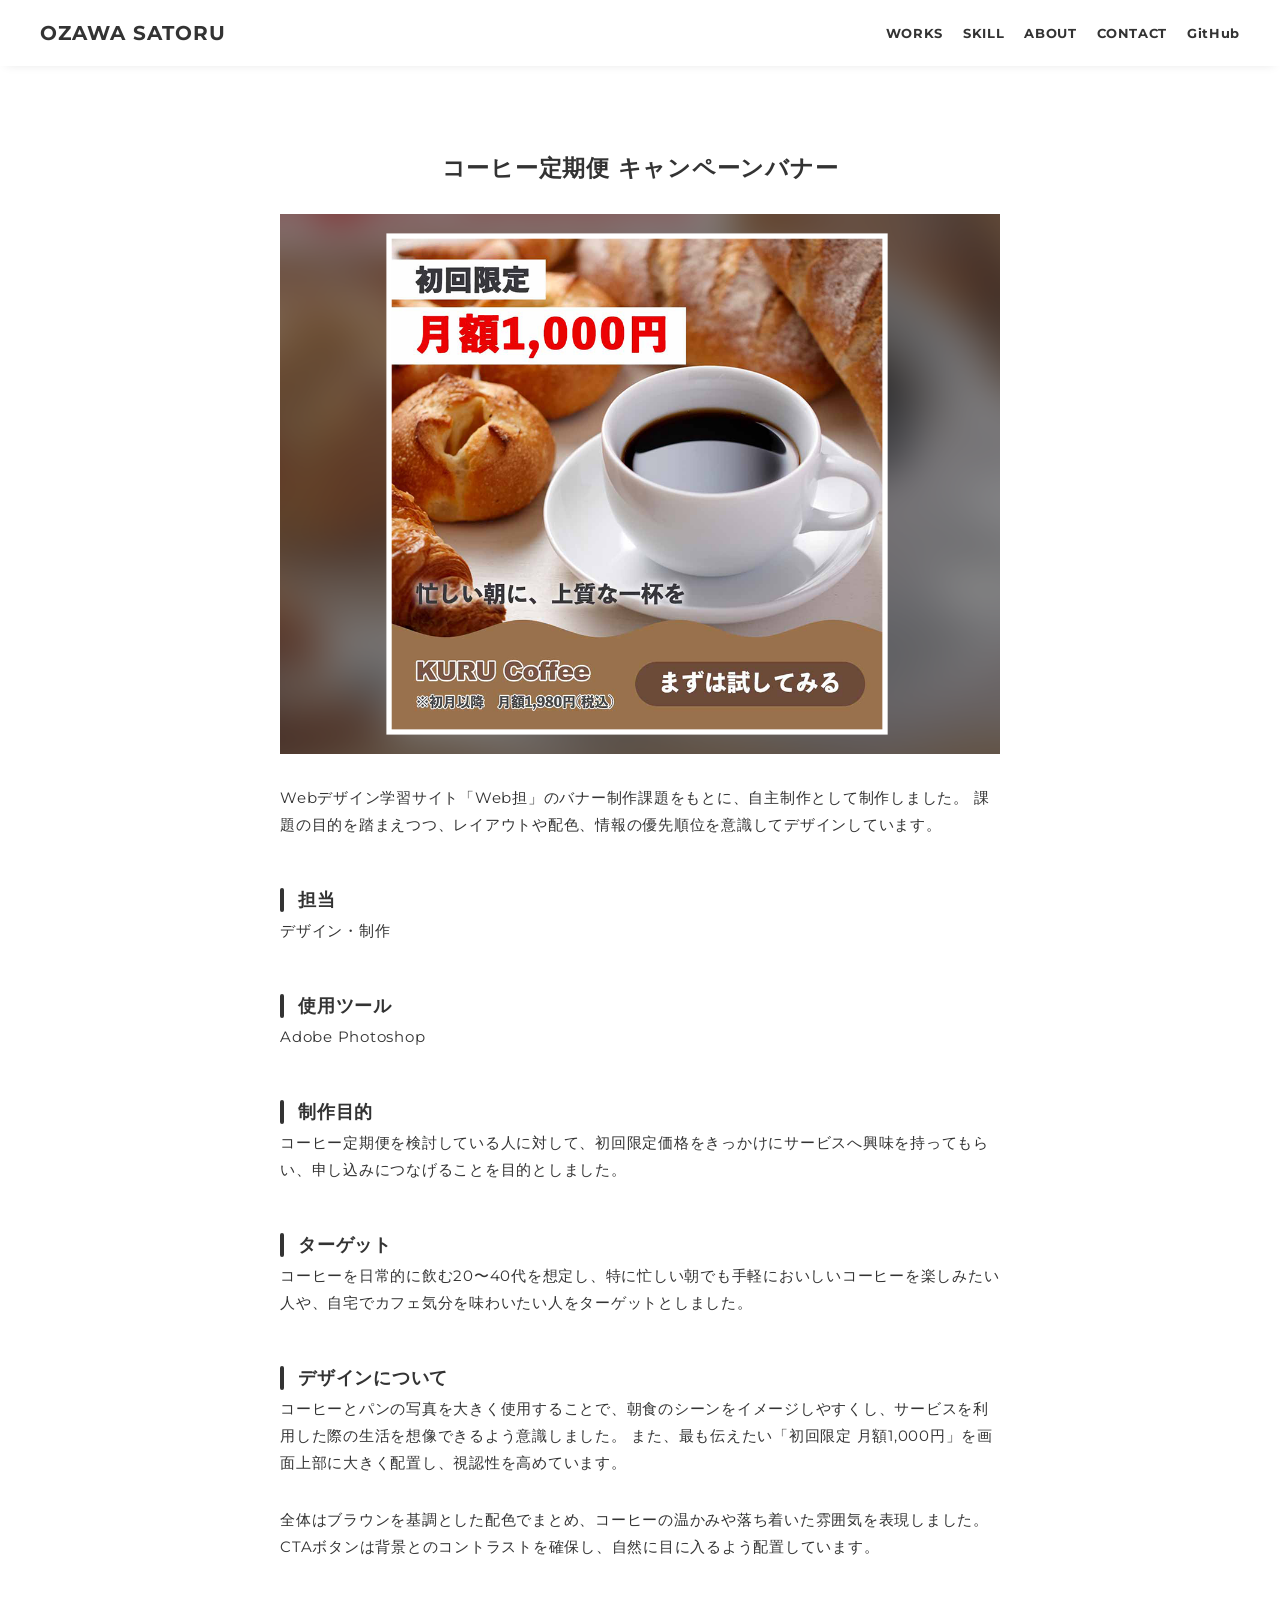
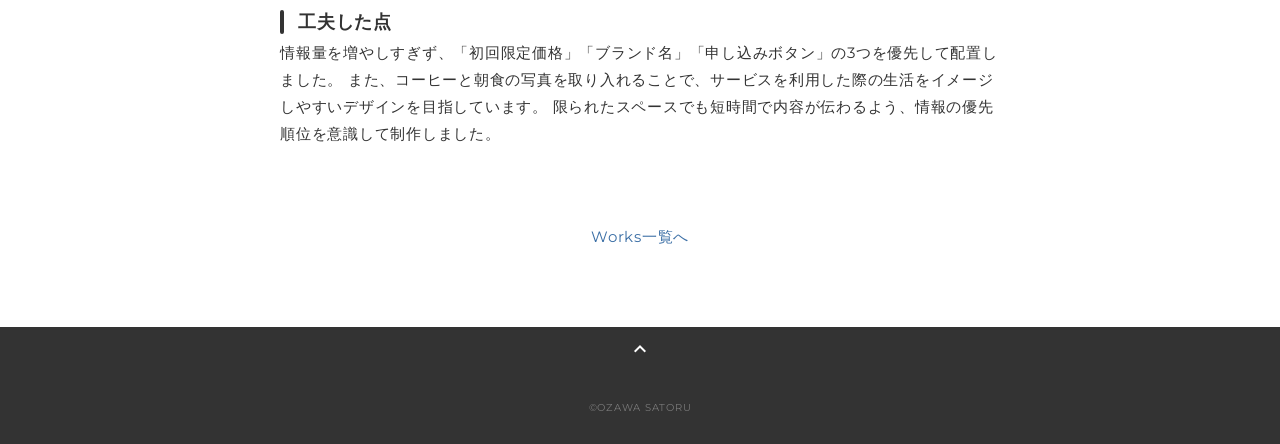
<file: works/works_02.html>
<!DOCTYPE html>
<html>

<head>
  <meta charset="utf-8">
  <meta name="viewport" content="width=device-width,initial-scale=1.0,user-scalable=no">
  <meta property='og:type' content='website'>
  <meta property="og:title" content="コーヒー定期便 キャンペーンバナー | OZAWA SATORU Portfolio">
  <meta property="og:description" content="コーヒー定期便を想定して制作したWeb広告バナーです。">
  <meta property="og:image" content="../img/ogp.png">
  <meta name="description" content="コーヒー定期便のWeb広告を想定して制作したバナーの制作背景やデザインの工夫を紹介しています。">
  <title>コーヒー定期便 キャンペーンバナー | OZAWA SATORU Portfolio</title>
  <link rel="preconnect" href="https://fonts.gstatic.com">
  <link href="https://fonts.googleapis.com/css2?family=Montserrat:wght@400;700&display=swap" rel="stylesheet">
  <link href="https://fonts.googleapis.com/css?family=Material+Icons+Outlined" rel="stylesheet">
  <link href="../css/ress.css" media="all" rel="stylesheet" type="text/css" />
  <link href="../css/style.css" media="all" rel="stylesheet" type="text/css" />
  <link rel="shortcut icon" href="../img/favicon.ico" />
</head>

<body>
  <div class="wrapper">

    <!-- header -->
    <header class="header ">
      <div class="container">
        <h1 class="header-logo">
          <a href="../index.html">OZAWA SATORU</a>
        </h1>
        <nav class="gnav">
          <ul class="gnav-list">
            <li class="gnav-item"><a href="../index.html#works">WORKS</a></li>
            <li class="gnav-item"><a href="../index.html#skill">SKILL</a></li>
            <li class="gnav-item"><a href="../index.html#about">ABOUT</a></li>
            <li class="gnav-item"><a href="../index.html#contact">CONTACT</a></li>
            <li class="gnav-item"><a href="https://github.com/n1251016">GitHub</a></li>
          </ul>
        </nav>
      </div>
    </header>
    <!-- /header -->

    <main class="content">

      <article class="article">
        <div class="article-container">
          <h2 class="article-title">コーヒー定期便 キャンペーンバナー</h2>
          <div class="article-body">
            <p>
              <img src="../img/coffee_banner.png" alt="コーヒー定期便 キャンペーンバナー">
            </p>
            <p>
              Webデザイン学習サイト「Web担」のバナー制作課題をもとに、自主制作として制作しました。
              課題の目的を踏まえつつ、レイアウトや配色、情報の優先順位を意識してデザインしています。
            </p>
            <h3>担当</h3>
            <p>デザイン・制作</p>
            <h3>使用ツール</h3>
            <p>
              Adobe Photoshop
            </p>
            <h3>制作目的</h3>
            <p>
              コーヒー定期便を検討している人に対して、初回限定価格をきっかけにサービスへ興味を持ってもらい、申し込みにつなげることを目的としました。
            </p>
            <h3>ターゲット</h3>
            <p>
              コーヒーを日常的に飲む20〜40代を想定し、特に忙しい朝でも手軽においしいコーヒーを楽しみたい人や、自宅でカフェ気分を味わいたい人をターゲットとしました。
            </p>
            <h3>デザインについて</h3>
            <p>
              コーヒーとパンの写真を大きく使用することで、朝食のシーンをイメージしやすくし、サービスを利用した際の生活を想像できるよう意識しました。
              また、最も伝えたい「初回限定 月額1,000円」を画面上部に大きく配置し、視認性を高めています。
            </p>
            <p>
              全体はブラウンを基調とした配色でまとめ、コーヒーの温かみや落ち着いた雰囲気を表現しました。
              CTAボタンは背景とのコントラストを確保し、自然に目に入るよう配置しています。
            </p>
            <h3>工夫した点</h3>
            <p>
              情報量を増やしすぎず、「初回限定価格」「ブランド名」「申し込みボタン」の3つを優先して配置しました。
              また、コーヒーと朝食の写真を取り入れることで、サービスを利用した際の生活をイメージしやすいデザインを目指しています。
              限られたスペースでも短時間で内容が伝わるよう、情報の優先順位を意識して制作しました。
            </p>
          </div>
          <div class="home-link">
            <a href="../index.html#works">Works一覧へ</a>
          </div>
        </div>
      </article>

      <div class="page-top" id="js-page-top">
        <span class="material-icons-outlined">expand_less</span>
      </div>
    </main>

    <!-- footer -->
    <footer class="footer">
      <div class="copyright">&copy;OZAWA SATORU</div>
    </footer>
    <!-- /footer -->

  </div>
  <script src="https://ajax.googleapis.com/ajax/libs/jquery/3.5.1/jquery.min.js"></script>
  <script type='text/javascript' src="../js/script.js"></script>
</body>

</html>
</file>
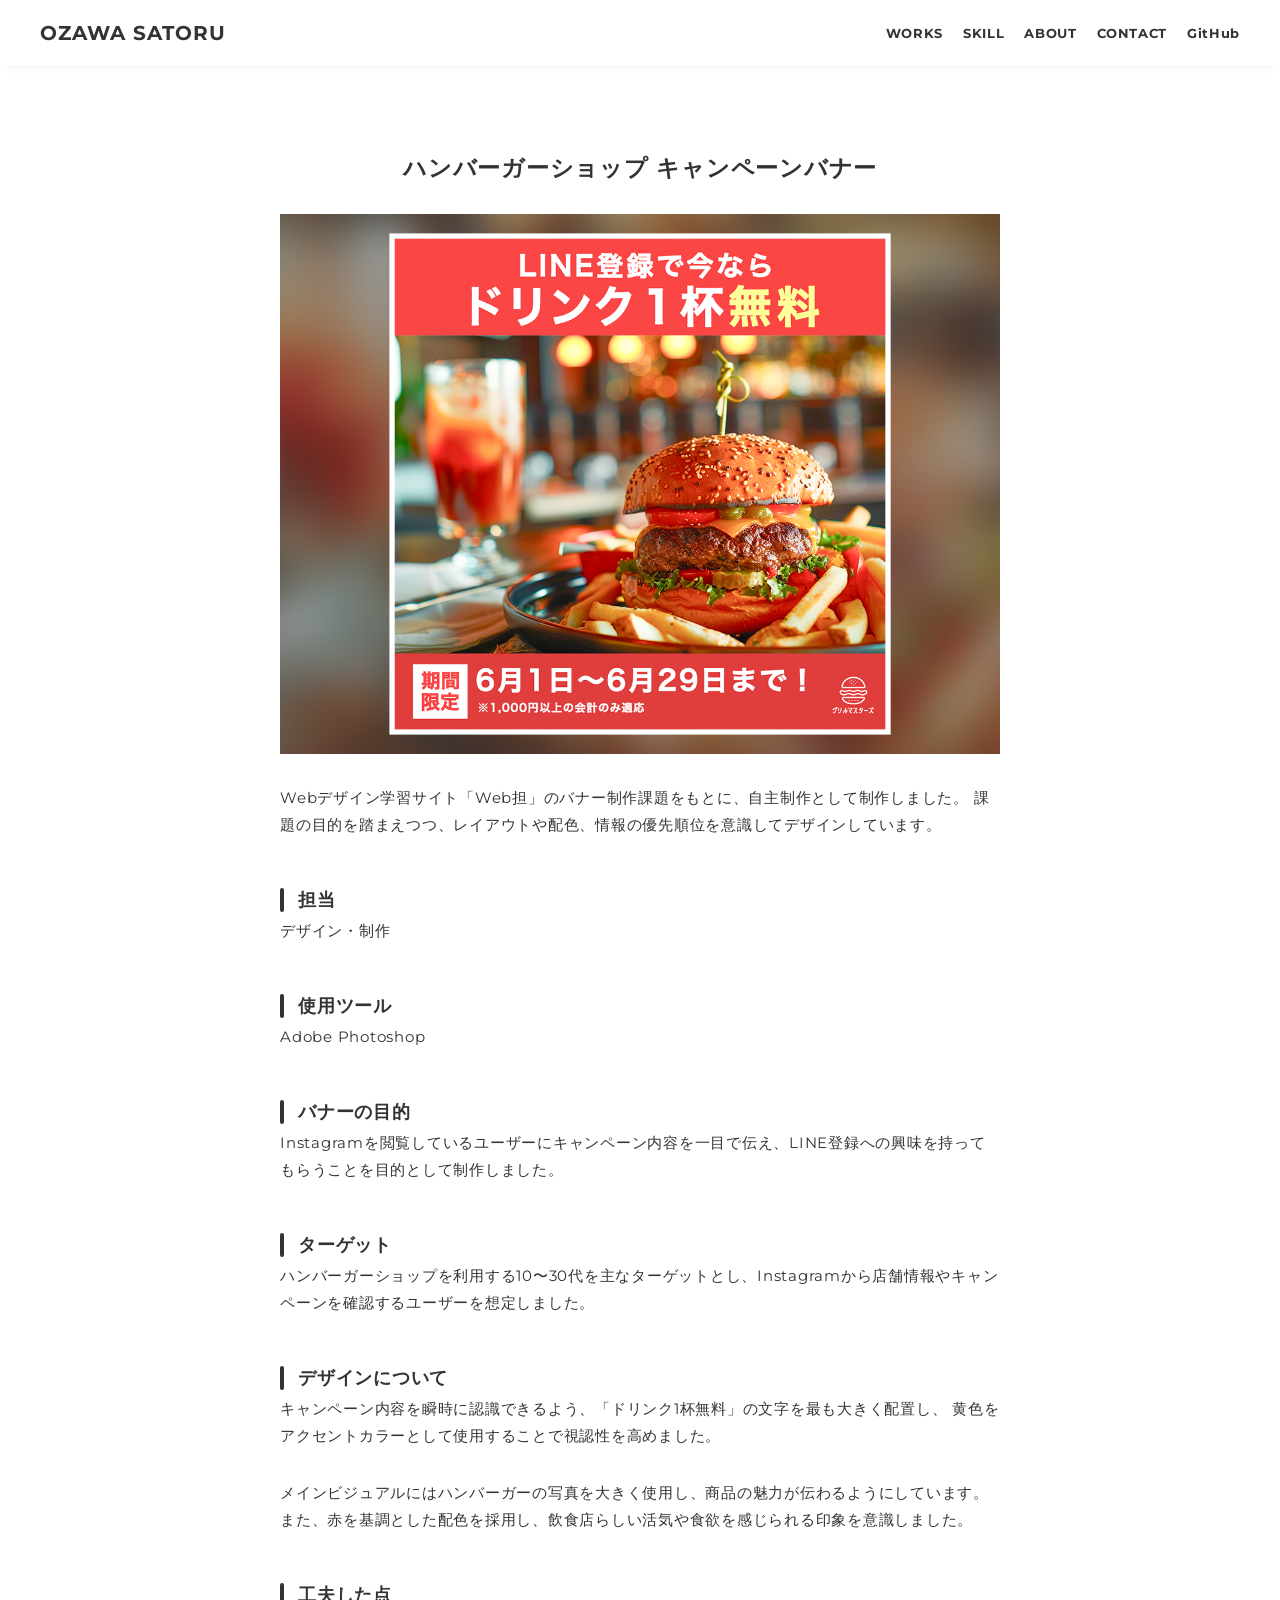
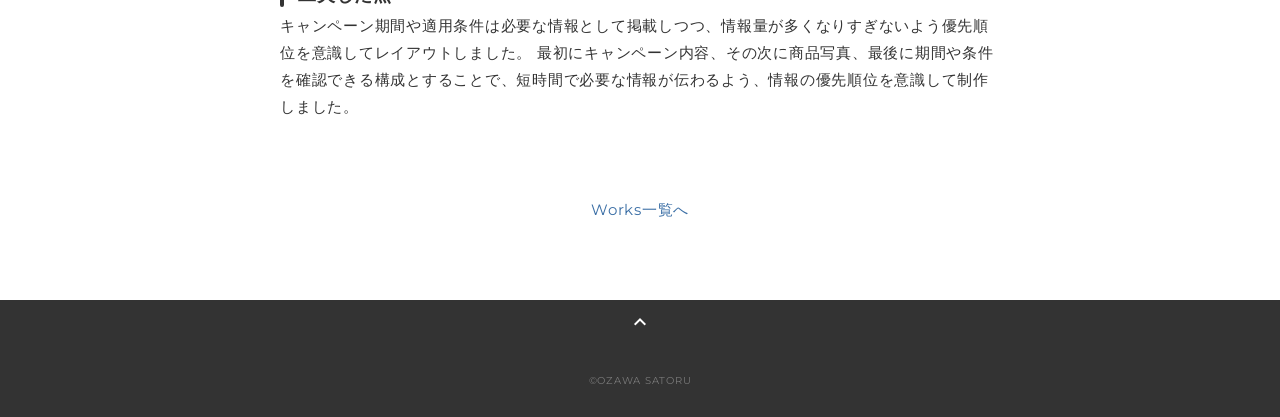
<file: works/works_03.html>
<!DOCTYPE html>
<html>

<head>
  <meta charset="utf-8">
  <meta name="viewport" content="width=device-width,initial-scale=1.0,user-scalable=no">
  <meta property='og:type' content='website'>
  <meta property="og:title" content="ハンバーガーショップ キャンペーンバナー | OZAWA SATORU Portfolio">
  <meta property="og:description" content="Instagram投稿を想定して制作したキャンペーンバナーです。">
  <meta property="og:image" content="../img/ogp.png">
  <meta name="description" content="ハンバーガーショップのInstagram投稿を想定したキャンペーンバナーの制作背景やデザインの工夫を紹介しています。">
  <title>ハンバーガーショップ キャンペーンバナー | OZAWA SATORU Portfolio</title>
  <link rel="preconnect" href="https://fonts.gstatic.com">
  <link href="https://fonts.googleapis.com/css2?family=Montserrat:wght@400;700&display=swap" rel="stylesheet">
  <link href="https://fonts.googleapis.com/css?family=Material+Icons+Outlined" rel="stylesheet">
  <link href="../css/ress.css" media="all" rel="stylesheet" type="text/css" />
  <link href="../css/style.css" media="all" rel="stylesheet" type="text/css" />
  <link rel="shortcut icon" href="../img/favicon.ico" />
</head>

<body>
  <div class="wrapper">

    <!-- header -->
    <header class="header ">
      <div class="container">
        <h1 class="header-logo">
          <a href="../index.html">OZAWA SATORU</a>
        </h1>
        <nav class="gnav">
          <ul class="gnav-list">
            <li class="gnav-item"><a href="../index.html#works">WORKS</a></li>
            <li class="gnav-item"><a href="../index.html#skill">SKILL</a></li>
            <li class="gnav-item"><a href="../index.html#about">ABOUT</a></li>
            <li class="gnav-item"><a href="../index.html#contact">CONTACT</a></li>
            <li class="gnav-item"><a href="https://github.com/n1251016">GitHub</a></li>
          </ul>
        </nav>
      </div>
    </header>
    <!-- /header -->

    <main class="content">

      <article class="article">
        <div class="article-container">
          <h2 class="article-title">ハンバーガーショップ キャンペーンバナー</h2>
          <div class="article-body">
            <p>
              <img src="../img/hamburger_banner.png" alt="ハンバーガーショップ キャンペーンバナー">
            </p>
            <p>
              Webデザイン学習サイト「Web担」のバナー制作課題をもとに、自主制作として制作しました。
              課題の目的を踏まえつつ、レイアウトや配色、情報の優先順位を意識してデザインしています。
            </p>
            <h3>担当</h3>
            <p>デザイン・制作</p>
            <h3>使用ツール</h3>
            <p>
              Adobe Photoshop
            </p>
            <h3>バナーの目的</h3>
            <p>
              Instagramを閲覧しているユーザーにキャンペーン内容を一目で伝え、LINE登録への興味を持ってもらうことを目的として制作しました。
            </p>
            <h3>ターゲット</h3>
            <p>
              ハンバーガーショップを利用する10〜30代を主なターゲットとし、Instagramから店舗情報やキャンペーンを確認するユーザーを想定しました。
            </p>
            <h3>デザインについて</h3>
            <p>
              キャンペーン内容を瞬時に認識できるよう、「ドリンク1杯無料」の文字を最も大きく配置し、
              黄色をアクセントカラーとして使用することで視認性を高めました。
            </p>
            <p>
              メインビジュアルにはハンバーガーの写真を大きく使用し、商品の魅力が伝わるようにしています。
              また、赤を基調とした配色を採用し、飲食店らしい活気や食欲を感じられる印象を意識しました。
            </p>
            <h3>工夫した点</h3>
            <p>
              キャンペーン期間や適用条件は必要な情報として掲載しつつ、情報量が多くなりすぎないよう優先順位を意識してレイアウトしました。
              最初にキャンペーン内容、その次に商品写真、最後に期間や条件を確認できる構成とすることで、短時間で必要な情報が伝わるよう、情報の優先順位を意識して制作しました。
            </p>

          </div>
          <div class="home-link">
            <a href="../index.html#works">Works一覧へ</a>
          </div>
        </div>
      </article>

      <div class="page-top" id="js-page-top">
        <span class="material-icons-outlined">expand_less</span>
      </div>
    </main>

    <!-- footer -->
    <footer class="footer">
      <div class="copyright">&copy;OZAWA SATORU</div>
    </footer>
    <!-- /footer -->

  </div>
  <script src="https://ajax.googleapis.com/ajax/libs/jquery/3.5.1/jquery.min.js"></script>
  <script type='text/javascript' src="../js/script.js"></script>
</body>

</html>
</file>
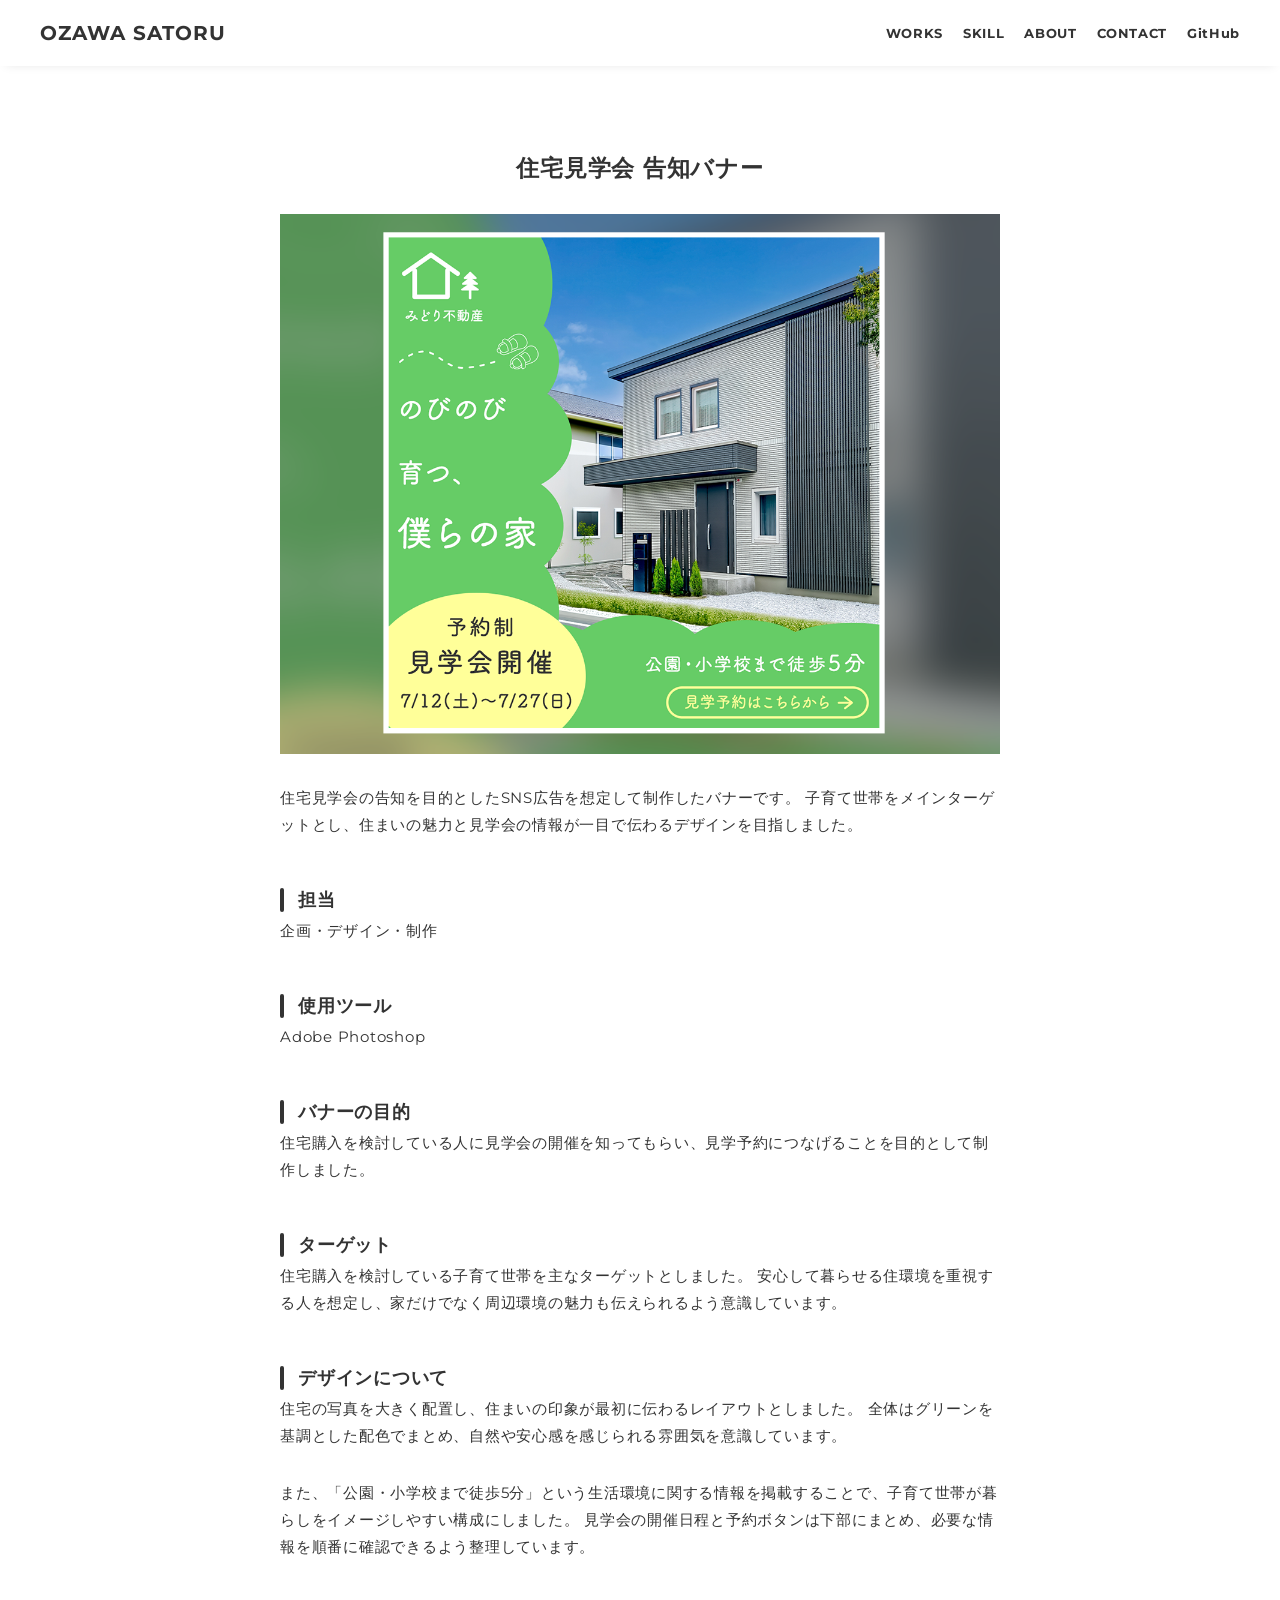
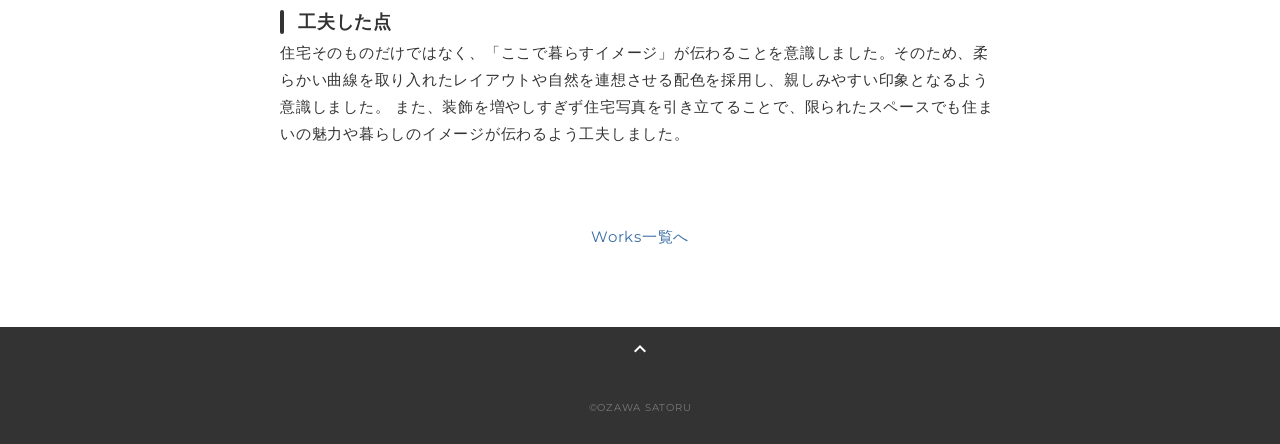
<file: works/works_04.html>
<!DOCTYPE html>
<html>

<head>
  <meta charset="utf-8">
  <meta name="viewport" content="width=device-width,initial-scale=1.0,user-scalable=no">
  <meta property='og:type' content='website'>
  <meta property="og:title" content="住宅見学会 告知バナー | OZAWA SATORU Portfolio">
  <meta property="og:description" content="住宅見学会の告知を目的として制作したSNS広告バナーです。">
  <meta property="og:image" content="../img/ogp.png">
  <meta name="description" content="住宅見学会の告知を目的として制作したSNS広告バナーの制作背景やデザインの工夫を紹介しています。">
  <title>住宅見学会 告知バナー | OZAWA SATORU Portfolio</title>
  <link rel="preconnect" href="https://fonts.gstatic.com">
  <link href="https://fonts.googleapis.com/css2?family=Montserrat:wght@400;700&display=swap" rel="stylesheet">
  <link href="https://fonts.googleapis.com/css?family=Material+Icons+Outlined" rel="stylesheet">
  <link href="../css/ress.css" media="all" rel="stylesheet" type="text/css" />
  <link href="../css/style.css" media="all" rel="stylesheet" type="text/css" />
  <link rel="shortcut icon" href="../img/favicon.ico" />
</head>

<body>
  <div class="wrapper">

    <!-- header -->
    <header class="header ">
      <div class="container">
        <h1 class="header-logo">
          <a href="../index.html">OZAWA SATORU</a>
        </h1>
        <nav class="gnav">
          <ul class="gnav-list">
            <li class="gnav-item"><a href="../index.html#works">WORKS</a></li>
            <li class="gnav-item"><a href="../index.html#skill">SKILL</a></li>
            <li class="gnav-item"><a href="../index.html#about">ABOUT</a></li>
            <li class="gnav-item"><a href="../index.html#contact">CONTACT</a></li>
            <li class="gnav-item"><a href="https://github.com/n1251016">GitHub</a></li>
          </ul>
        </nav>
      </div>
    </header>
    <!-- /header -->

    <main class="content">

      <article class="article">
        <div class="article-container">
          <h2 class="article-title">住宅見学会 告知バナー</h2>
          <div class="article-body">
            <p>
              <img src="../img/house_banner.png" alt="住宅見学会 告知バナー">
            </p>
            <p>
              住宅見学会の告知を目的としたSNS広告を想定して制作したバナーです。
              子育て世帯をメインターゲットとし、住まいの魅力と見学会の情報が一目で伝わるデザインを目指しました。
            </p>
            <h3>担当</h3>
            <p>企画・デザイン・制作</p>
            <h3>使用ツール</h3>
            <p>
              Adobe Photoshop
            </p>
            <h3>バナーの目的</h3>
            <p>
              住宅購入を検討している人に見学会の開催を知ってもらい、見学予約につなげることを目的として制作しました。
            </p>
            <h3>ターゲット</h3>
            <p>
              住宅購入を検討している子育て世帯を主なターゲットとしました。
              安心して暮らせる住環境を重視する人を想定し、家だけでなく周辺環境の魅力も伝えられるよう意識しています。
            </p>
            <h3>デザインについて</h3>
            <p>
              住宅の写真を大きく配置し、住まいの印象が最初に伝わるレイアウトとしました。
              全体はグリーンを基調とした配色でまとめ、自然や安心感を感じられる雰囲気を意識しています。
            </p>
            <p>
              また、「公園・小学校まで徒歩5分」という生活環境に関する情報を掲載することで、子育て世帯が暮らしをイメージしやすい構成にしました。
              見学会の開催日程と予約ボタンは下部にまとめ、必要な情報を順番に確認できるよう整理しています。
            </p>
            <h3>工夫した点</h3>
            <p>
              住宅そのものだけではなく、「ここで暮らすイメージ」が伝わることを意識しました。そのため、柔らかい曲線を取り入れたレイアウトや自然を連想させる配色を採用し、親しみやすい印象となるよう意識しました。
              また、装飾を増やしすぎず住宅写真を引き立てることで、限られたスペースでも住まいの魅力や暮らしのイメージが伝わるよう工夫しました。
            </p>

          </div>
          <div class="home-link">
            <a href="../index.html#works">Works一覧へ</a>
          </div>
        </div>
      </article>

      <div class="page-top" id="js-page-top">
        <span class="material-icons-outlined">expand_less</span>
      </div>
    </main>

    <!-- footer -->
    <footer class="footer">
      <div class="copyright">&copy;OZAWA SATORU</div>
    </footer>
    <!-- /footer -->

  </div>
  <script src="https://ajax.googleapis.com/ajax/libs/jquery/3.5.1/jquery.min.js"></script>
  <script type='text/javascript' src="../js/script.js"></script>
</body>

</html>
</file>
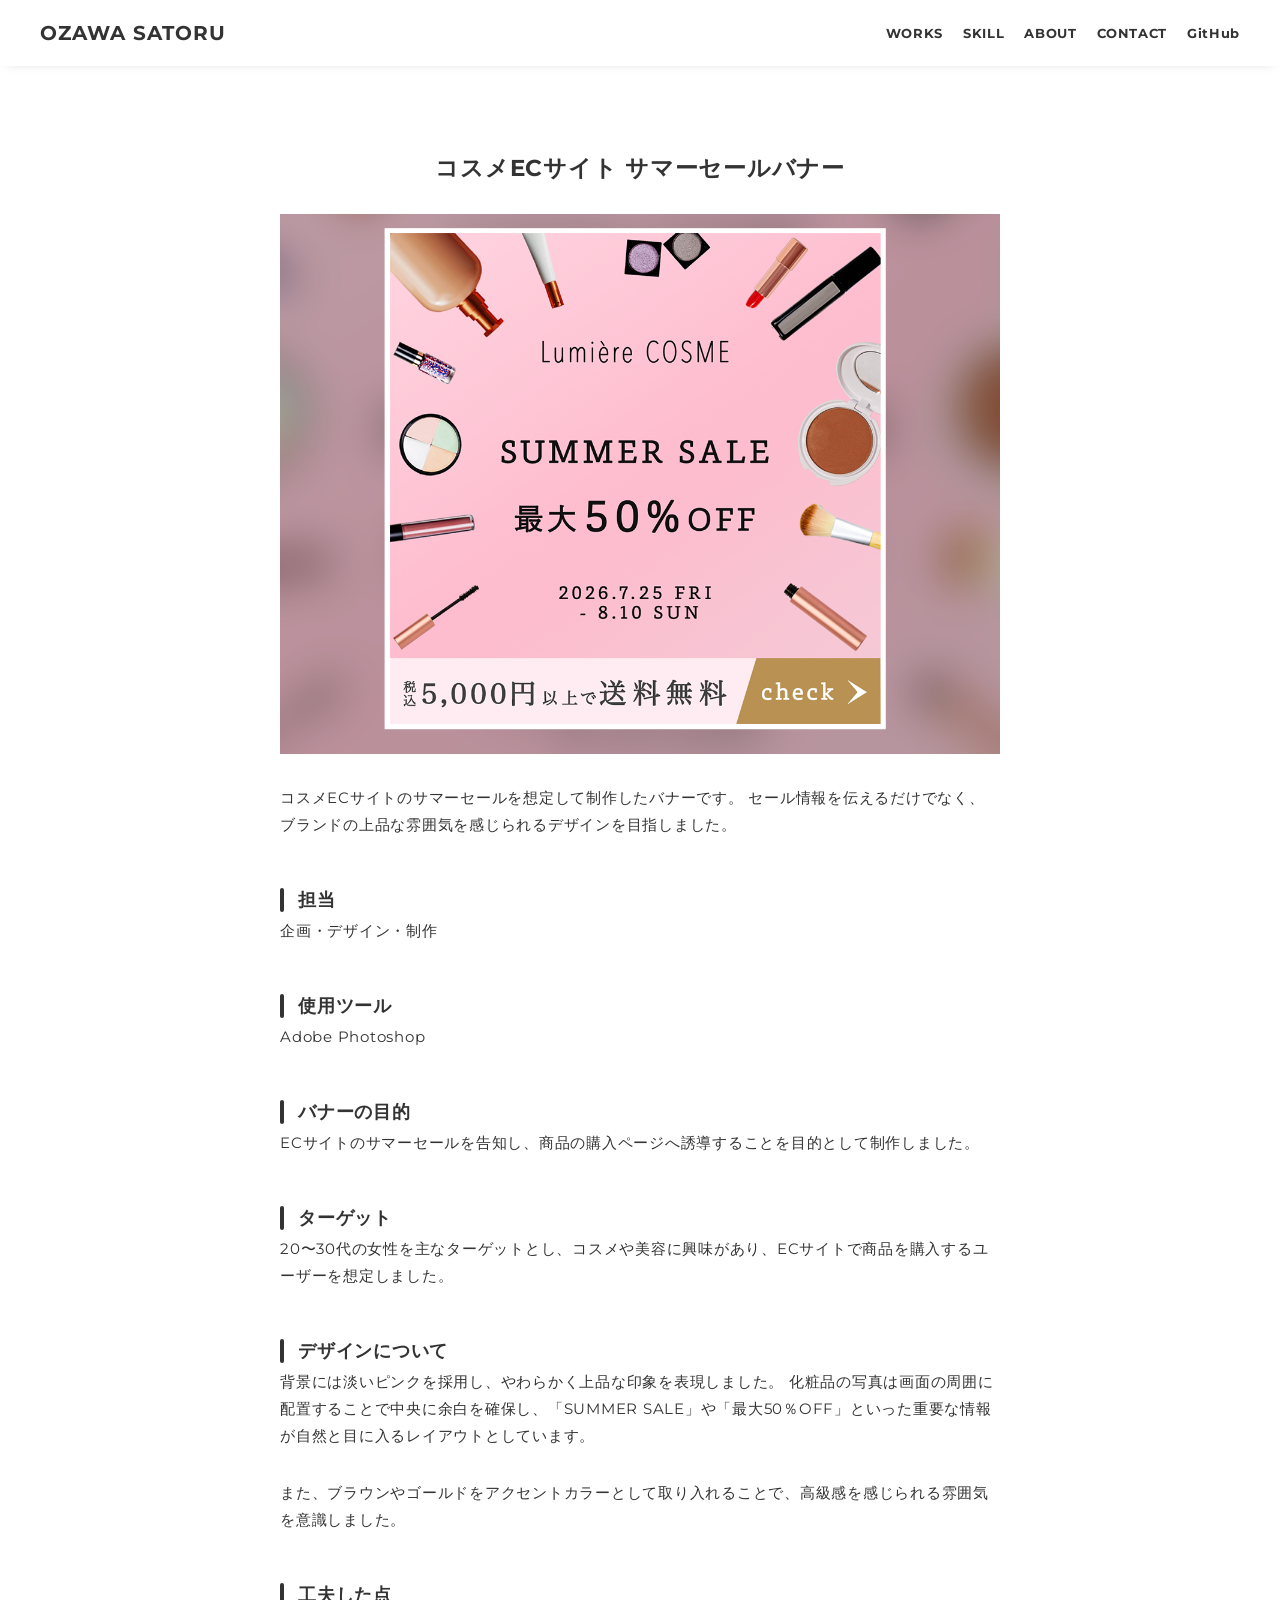
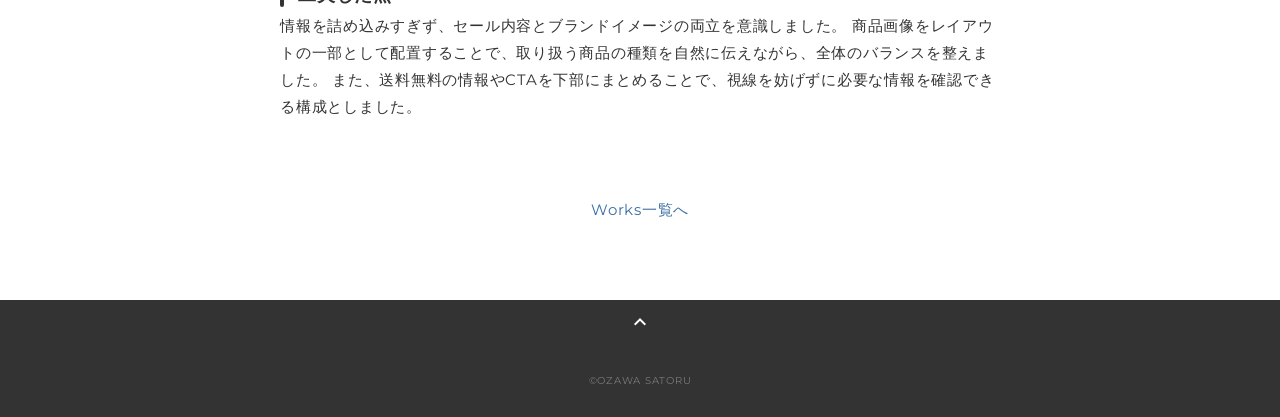
<file: works/works_05.html>
<!DOCTYPE html>
<html>

<head>
  <meta charset="utf-8">
  <meta name="viewport" content="width=device-width,initial-scale=1.0,user-scalable=no">
  <meta property='og:type' content='website'>
  <meta property="og:title" content="コスメECサイト サマーセールバナー | OZAWA SATORU Portfolio">
  <meta property="og:description" content="コスメECサイトのサマーセールを想定して制作したバナーです。">
  <meta property="og:image" content="../img/ogp.png">
  <meta name="description" content="コスメECサイトのサマーセールを想定したバナーの制作背景やデザインの工夫を紹介しています。">
  <title>コスメECサイト サマーセールバナー | OZAWA SATORU Portfolio</title>
  <link rel="preconnect" href="https://fonts.gstatic.com">
  <link href="https://fonts.googleapis.com/css2?family=Montserrat:wght@400;700&display=swap" rel="stylesheet">
  <link href="https://fonts.googleapis.com/css?family=Material+Icons+Outlined" rel="stylesheet">
  <link href="../css/ress.css" media="all" rel="stylesheet" type="text/css" />
  <link href="../css/style.css" media="all" rel="stylesheet" type="text/css" />
  <link rel="shortcut icon" href="../img/favicon.ico" />
</head>

<body>
  <div class="wrapper">

    <!-- header -->
    <header class="header ">
      <div class="container">
        <h1 class="header-logo">
          <a href="../index.html">OZAWA SATORU</a>
        </h1>
        <nav class="gnav">
          <ul class="gnav-list">
            <li class="gnav-item"><a href="../index.html#works">WORKS</a></li>
            <li class="gnav-item"><a href="../index.html#skill">SKILL</a></li>
            <li class="gnav-item"><a href="../index.html#about">ABOUT</a></li>
            <li class="gnav-item"><a href="../index.html#contact">CONTACT</a></li>
            <li class="gnav-item"><a href="https://github.com/n1251016">GitHub</a></li>
          </ul>
        </nav>
      </div>
    </header>
    <!-- /header -->

    <main class="content">

      <article class="article">
        <div class="article-container">
          <h2 class="article-title">コスメECサイト サマーセールバナー</h2>
          <div class="article-body">
            <p>
              <img src="../img/cosme_banner.png" alt="コスメECサイト サマーセールバナー">
            </p>
            <p>
              コスメECサイトのサマーセールを想定して制作したバナーです。
              セール情報を伝えるだけでなく、ブランドの上品な雰囲気を感じられるデザインを目指しました。
            </p>
            <h3>担当</h3>
            <p>企画・デザイン・制作</p>
            <h3>使用ツール</h3>
            <p>
              Adobe Photoshop
            </p>
            <h3>バナーの目的</h3>
            <p>
              ECサイトのサマーセールを告知し、商品の購入ページへ誘導することを目的として制作しました。
            </p>
            <h3>ターゲット</h3>
            <p>
              20〜30代の女性を主なターゲットとし、コスメや美容に興味があり、ECサイトで商品を購入するユーザーを想定しました。
            </p>
            <h3>デザインについて</h3>
            <p>
              背景には淡いピンクを採用し、やわらかく上品な印象を表現しました。
              化粧品の写真は画面の周囲に配置することで中央に余白を確保し、「SUMMER SALE」や「最大50％OFF」といった重要な情報が自然と目に入るレイアウトとしています。
            </p>
            <p>
              また、ブラウンやゴールドをアクセントカラーとして取り入れることで、高級感を感じられる雰囲気を意識しました。
            </p>
            <h3>工夫した点</h3>
            <p>
              情報を詰め込みすぎず、セール内容とブランドイメージの両立を意識しました。
              商品画像をレイアウトの一部として配置することで、取り扱う商品の種類を自然に伝えながら、全体のバランスを整えました。
              また、送料無料の情報やCTAを下部にまとめることで、視線を妨げずに必要な情報を確認できる構成としました。
            </p>

          </div>
          <div class="home-link">
            <a href="../index.html#works">Works一覧へ</a>
          </div>
        </div>
      </article>

      <div class="page-top" id="js-page-top">
        <span class="material-icons-outlined">expand_less</span>
      </div>
    </main>

    <!-- footer -->
    <footer class="footer">
      <div class="copyright">&copy;OZAWA SATORU</div>
    </footer>
    <!-- /footer -->

  </div>
  <script src="https://ajax.googleapis.com/ajax/libs/jquery/3.5.1/jquery.min.js"></script>
  <script type='text/javascript' src="../js/script.js"></script>
</body>

</html>
</file>
<file: css/ress.css>
/*!
 * ress.css • v3.0.1
 * MIT License
 * github.com/filipelinhares/ress
 */

/* # =================================================================
   # Global selectors
   # ================================================================= */

html {
  box-sizing: border-box;
  word-break: normal;
  -moz-tab-size: 4;
  tab-size: 4;

  -webkit-text-size-adjust: 100%; /* Prevent adjustments of font size after orientation changes in iOS */
}

*,
::before,
::after {
  box-sizing: inherit;
  background-repeat: no-repeat; /* Set `background-repeat: no-repeat` to all elements and pseudo elements */
}

::before,
::after {
  vertical-align: inherit;
  text-decoration: inherit; /* Inherit text-decoration and vertical align to ::before and ::after pseudo elements */
}

* {
  margin: 0;
  padding: 0; /* Reset `padding` and `margin` of all elements */
}

/* # =================================================================
   # General elements
   # ================================================================= */

hr {
  overflow: visible; /* Show the overflow in Edge and IE */
  height: 0; /* Add the correct box sizing in Firefox */
}

details,
main {
  display: block; /* Render the `main` element consistently in IE. */
}

summary {
  display: list-item; /* Add the correct display in all browsers */
}

small {
  font-size: 80%; /* Set font-size to 80% in `small` elements */
}

[hidden] {
  display: none; /* Add the correct display in IE */
}

abbr[title] {
  /* Add the correct text decoration in Chrome, Edge, IE, Opera, and Safari */
  text-decoration: underline;
  text-decoration: underline dotted;
  border-bottom: none; /* Remove the bottom border in Chrome 57 */
}

a {
  background-color: transparent; /* Remove the gray background on active links in IE 10 */
}

a:active,
a:hover {
  outline-width: 0; /* Remove the outline when hovering in all browsers */
}

code,
kbd,
pre,
samp {
  font-family: monospace, monospace; /* Specify the font family of code elements */
}

pre {
  font-size: 1em; /* Correct the odd `em` font sizing in all browsers */
}

b,
strong {
  font-weight: bolder; /* Add the correct font weight in Chrome, Edge, and Safari */
}

/* https://gist.github.com/unruthless/413930 */
sub,
sup {
  position: relative;
  font-size: 75%;
  line-height: 0;
  vertical-align: baseline;
}

sub {
  bottom: -.25em;
}

sup {
  top: -.5em;
}

/* # =================================================================
   # Forms
   # ================================================================= */

input {
  border-radius: 0;
}

/* Replace pointer cursor in disabled elements */
[disabled] {
  cursor: default;
}

[type="number"]::-webkit-container-spin-button,
[type="number"]::-webkit-outer-spin-button {
  height: auto; /* Correct the cursor style of increment and decrement buttons in Chrome */
}

[type="search"] {
  outline-offset: -2px; /* Correct the outline style in Safari */

  -webkit-appearance: textfield; /* Correct the odd appearance in Chrome and Safari */
}

[type="search"]::-webkit-search-decoration {
  -webkit-appearance: none; /* Remove the container padding in Chrome and Safari on macOS */
}

textarea {
  overflow: auto; /* Internet Explorer 11+ */
  resize: vertical; /* Specify textarea resizability */
}

button,
input,
optgroup,
select,
textarea {
  font: inherit; /* Specify font inheritance of form elements */
}

optgroup {
  font-weight: bold; /* Restore the font weight unset by the previous rule */
}

button {
  overflow: visible; /* Address `overflow` set to `hidden` in IE 8/9/10/11 */
}

button,
select {
  text-transform: none; /* Firefox 40+, Internet Explorer 11- */
}

/* Apply cursor pointer to button elements */
button,
[type="button"],
[type="reset"],
[type="submit"],
[role="button"] {
  cursor: pointer;
  color: inherit;
}

/* Remove container padding and border in Firefox 4+ */
button::-moz-focus-container,
[type="button"]::-moz-focus-container,
[type="reset"]::-moz-focus-container,
[type="submit"]::-moz-focus-container {
  padding: 0;
  border-style: none;
}

/* Replace focus style removed in the border reset above */
button:-moz-focusring,
[type="button"]::-moz-focus-container,
[type="reset"]::-moz-focus-container,
[type="submit"]::-moz-focus-container {
  outline: 1px dotted ButtonText;
}

button,
html [type="button"],
/* Prevent a WebKit bug where (2) destroys native `audio` and `video`controls in Android 4 */
[type="reset"],
[type="submit"] {
  -webkit-appearance: button; /* Correct the inability to style clickable types in iOS */
}

/* Remove the default button styling in all browsers */
button,
input,
select,
textarea {
  border-style: none;
  background-color: transparent;
}

/* Style select like a standard input */
select {
  -webkit-appearance: none; /* Chrome 41+ */
  -moz-appearance: none; /* Firefox 36+ */
}

select::-ms-expand {
  display: none; /* Internet Explorer 11+ */
}

select::-ms-value {
  color: currentColor; /* Internet Explorer 11+ */
}

legend {
  display: table; /* Correct the text wrapping in Edge and IE */
  max-width: 100%; /* Correct the text wrapping in Edge and IE */
  max-width: 100%; /* Correct the text wrapping in Edge 18- and IE */
  white-space: normal; /* Correct the text wrapping in Edge and IE */
  color: inherit; /* Correct the color inheritance from `fieldset` elements in IE */
  border: 0; /* Correct `color` not being inherited in IE 8/9/10/11 */
}

::-webkit-file-upload-button {
  font: inherit; /* Change font properties to `inherit` in Chrome and Safari */
  color: inherit;
  /* Correct the inability to style clickable types in iOS and Safari */

  -webkit-appearance: button;
}

/* # =================================================================
   # Specify media element style
   # ================================================================= */

img {
  border-style: none; /* Remove border when inside `a` element in IE 8/9/10 */
}

/* Add the correct vertical alignment in Chrome, Firefox, and Opera */
progress {
  vertical-align: baseline;
}

/* # =================================================================
   # Accessibility
   # ================================================================= */

/* Hide content from screens but not screenreaders */
@media screen {
  [hidden~="screen"] {
    display: inherit;
  }
  [hidden~="screen"]:not(:active):not(:focus):not(:target) {
    position: absolute !important;
    clip: rect(0 0 0 0) !important;
  }
}

/* Specify the progress cursor of updating elements */
[aria-busy="true"] {
  cursor: progress;
}

/* Specify the pointer cursor of trigger elements */
[aria-controls] {
  cursor: pointer;
}

/* Specify the unstyled cursor of disabled, not-editable, or otherwise inoperable elements */
[aria-disabled] {
  cursor: default;
}
</file>
<file: css/style.css>
body {
  font-family: "Montserrat", "Helvetica Neue", Arial, "Hiragino Kaku Gothic ProN", "Hiragino Sans", Meiryo, sans-serif;
  font-size: 15px;
  letter-spacing: .05em;
  color: #333;
}

a {
  transition: opacity .3s;
  text-decoration: none;
  color: var(--accent);
}

img {
  max-width: 100%;
  height: auto;
  vertical-align: bottom;
  border-style: none;
}



.pc-only {
  display: block;
}

.sp-only {
  display: none;
}

:root {
  --main-color: #333;
  --accent: #3A6EA5;
  --accent-soft: rgba(58, 110, 165, 0.75);
}

/* ------------------------------
追加エフェクト
--------------------------------*/

.scroll_show_up {
  position: relative;
  bottom: -40px;
  opacity: 0;
  transition: all 1s;
}

.scroll_show_up.show {
  bottom: 0;
  opacity: 1;
}


.is-typing::after {
  content: "|";
  display: inline-block;
  margin-left: 0.2em;
  opacity: 0.7;
  animation: blink 0.9s step-end infinite;
  font-weight: 300;
}

@keyframes blink {
  50% { opacity: 0; }
}


/* -------------------------------
トップページボタン
-------------------------------- */

/* TOPへ戻るボタンのスタイル */
#go_top {
  display: none;
  box-sizing: border-box;
  width: 50px;
  height: 50px;
  padding-top: 20px;
  border-radius: 50%;
  background-color: #ffcd6b;
  position: fixed;
  bottom: 50px;
  right: 50px;
  text-align: center;
  cursor: pointer;
  z-index: 999;
}

#go_top::after {
  content: "";
  display: block;
  width: 10px;
  height: 10px;
  border-top: 3px solid black;
  border-left: 3px solid black;
  position: absolute;
  top: 10px;
  left: 50%;
  -webkit-transform: translateX(-50%) rotate(45deg);
  transform: translateX(-50%) rotate(45deg);
}


/*--------------------------------
 レイアウト
---------------------------------*/
.wrapper {
  padding-top: 73px;
}

.section {
  padding: 90px 0;
}

.section:nth-of-type(odd) {
  background-color: #f7f7f7;
}

.container {
  max-width: 1340px;
  margin: 0 auto;
  padding: 0 40px;
}

/*--------------------------------
 見出し
---------------------------------*/
.title {
  font-size: 34px;
  font-weight: bold;
  line-height: 1;
  margin: 0 0 40px 0;
  letter-spacing: .05em;
  color: var(--main-color);
}

.lead {
  font-size: 16px;
  line-height: 1.8;
  margin-bottom: 30px;
}

/*--------------------------------
ヘッダー
---------------------------------*/
.header {
  position: fixed;
  top: 0;
  z-index: 1;
  width: 100%;
  background-color: #fff;
  box-shadow: 0 5px 10px -6px rgba(0, 0, 0, .1);
}

.header .container {
  display: flex;
  align-items: center;
  justify-content: space-between;
  padding: 20px 40px;
}

.header-logo {
  font-size: 20px;
  font-weight: bold;
  line-height: 1.2;
  margin-right: 20px;
  letter-spacing: .05em;
}

.header-logo a {
  color: var(--main-color);
}

.gnav-list {
  display: flex;
  justify-content: space-between;
  list-style: none;
}

.gnav-item:not(:last-child) {
  margin-right: 20px;
}

.gnav-item a {
  position: relative;
  font-size: 13px;
  font-weight: bold;
  display: inline-block;
  padding: 5px 0;
  transition: .3s;
  letter-spacing: .05em;
  color: var(--main-color);
}

.gnav-item a:after {
  position: absolute;
  bottom: 0;
  left: 50%;
  width: 0;
  height: 3px;
  content: "";
  transition: .3s;
  -webkit-transform: translateX(-50%);
  transform: translateX(-50%);
  background-color: var(--main-color);
}

.gnav-item a:hover:after {
  width: 100%;
}

/*--------------------------------
 メインビジュアル
---------------------------------*/
.mv {
  display: flex;
  align-items: center;
  justify-content: center;
  height: 85vh;
}

.mv-container {
  width: min(960px, 100%);
  height: auto;
  margin: 0 auto;
  padding: 0 24px;
  text-align: left;
  border-left: 3px solid var(--main-color);
  padding-left: 32px;
}

.mv-title {
  font-size: 64px;
  font-weight: 700;
  line-height: 1.2;
  margin-bottom: 5px;
  letter-spacing: .15em;
}

.mv-subtitle {
  font-size: 18px;
  font-weight: bold;
  line-height: 1;
  margin-bottom: 40px;
  letter-spacing: .08em;
  opacity: 0.8;
}

.mv-text {
  font-size: 22px;
  margin-top: 24px;
  letter-spacing: .1em;
  color: var(--accent);
}

/*--------------------------------
 Works
---------------------------------*/
.works-list {
  display: flex;
  flex-wrap: wrap;
  margin-bottom: -40px;
}

.works-item {
  width: 31.74603%;
  margin-right: 1.58730%;
  margin-bottom: 40px;
  color: var(--main-color);
  border-radius: 8px;
}

.works-meta {
  font-size: 10px;
  color: #666;
  margin-top: 6px;
  line-height: 1.6;
}

.works-item:hover {
  opacity: .9;
}

.works-item:hover .works-img img {
  transform: scale(1.02);
  filter: brightness(.95);
}

.works-item:nth-of-type(3n) {
  margin-right: 0;
}

.works-img {
  overflow: hidden;
  border-radius: 8px;
}

.works-img img {
  border: 1px solid #e6e6e6;
  transition: transform .3s ease, filter .3s ease;
}

.works-name {
  font-size: 14px;
  font-weight: bold;
  margin-top: 8px;
}

.works-info {
  font-size: 10px;
  margin-top: 5px;
  color: var(--accent-soft);
}

/*--------------------------------
 Skill
---------------------------------*/
.skill-list {
  display: flex;
  flex-wrap: wrap;
  justify-content: space-between;
  margin-bottom: -50px;
}

.skill-item {
  display: flex;
  align-items: flex-start;
  justify-content: space-between;
  margin-bottom: 50px;
  height: 120px;
  object-fit: cover;
}

.skill-img {
  width: 60px;
  height: auto;
  margin-right: 20px;
}

.skill-body {
  flex: 1;
}

.skill-name {
  margin-bottom: 10px;
}

.skill-text {
  font-size: 14px;
  line-height: 1.8;
}

.skill-columns {
  display: flex;
  gap: 48px;
}

.skill-group {
  justify-content: center;
  flex: 1;
}

.skill-group-title {
  font-size: 1.2rem;
  margin-bottom: 24px;
}

.skill-inner {
  max-width: 1200px;
  margin: 0 auto;
  padding: 0 24px;
}

.skill-group .skill-list {
  display: flex;
  flex-wrap: wrap;
  gap: 24px;
  width: 100%;
}


/*--------------------------------
 About
---------------------------------*/
.about_profile {
  display: flex;
  flex-wrap: wrap;
  max-width: 1000px;
  justify-content: flex-start;
  margin: 0 auto;
}

.about_profile-img {
  width: 160px;
  height: 160px;
  overflow: hidden;
  margin-right: 30px;
  border-radius: 50%;
}

.about_profile-img img {
  width: 100%;
  height: 100%;
  object-fit: cover;
  border-radius: 50%;
}

.about_profile-body {
  flex: 1;
  max-width: 700px;
}

.about_profile-body p {
  font-size: 15px;
  line-height: 1.8;
}

.about_profile-body p:not(:last-child) {
  margin-bottom: 30px;
}

.about .title {
  margin-bottom: 60px;
}


/*--------------------------------
 Contact
---------------------------------*/
.contact {
  text-align: center;
}

.contact-item {
  display: inline-block;
  padding: 12px 24px;
  border: 1px solid var(--accent);
  border-radius: 999px;
  color: var(--accent);
  margin-top: 20px;
}

.contact-text {
  margin-top: 10px;
}

/*--------------------------------
 ページトップ
---------------------------------*/
.page-top {
  font-weight: bold;
  padding: 10px;
  cursor: pointer;
  text-align: center;
  background-color: var(--main-color);
}

.page-top .material-icons-outlined {
  vertical-align: bottom;
  color: #fff;
}

/*--------------------------------
 フッター
---------------------------------*/
.footer {
  padding: 30px;
  background-color: var(--main-color);
}

.copyright {
  font-size: 10px;
  text-align: center;
  color: #797979;
}

/*--------------------------------
 下層：Worksページ
---------------------------------*/
.article {
  padding: 80px 0;
}

.article-container {
  max-width: 1040px;
  margin: 0 auto;
  padding: 0 20px;
}

.article-title {
  margin-bottom: 30px;
  text-align: center;
}

.article-body {
  max-width: 720px;
  margin: 0 auto;
  margin-bottom: 80px;
}

.article-body h3 {
  position: relative;
  font-size: 18px;
  margin-bottom: 5px;
  padding-left: 1em;
}

.article-body h3:not(:first-child) {
  margin-top: 50px;
}

.article-body h3::before {
  position: absolute;
  top: 0;
  left: 0;
  width: 4px;
  height: 100%;
  content: "";
  border-radius: 3px;
  background-color: var(--main-color);
}

.article-body p {
  font-size: 15px;
  line-height: 1.8;
  margin-bottom: 30px;
}

.home-link {
  text-align: center;
}

/*media Queries 767
----------------------------------------------------*/
@media screen and (max-width: 767px) {
  body {
    font-size: 14px;
  }

  .pc-only {
    display: none;
  }

  .sp-only {
    display: block;
  }

  /* TOPへのボタン */
  #go_top {
    width: 40px;
    height: 40px;
    right: 16px;
    bottom: 12px;
    padding-top: 16px;
    font-size: 12px;
  }

  #go_top::after {
    width: 8px;
    height: 8px;
    border-top: 2px solid black;
    border-left: 2px solid black;
    top: 9px;
  }

  /* 見出し */
  .title {
    font-size: 26px;
    margin-bottom: 36px;
  }

  .lead {
    font-size: 14px;
    line-height: 1.7;
    margin-bottom: 20px;
  }

  /* レイアウト */
  .wrapper {
    padding-top: 57px;
  }

  .section {
    padding: 60px 0;
  }

  .container {
    padding: 0 20px;
  }

  /* ヘッダー */
  .header .container {
    padding: 15px;
  }

  .header-logo {
    font-size: 15px;
    margin-right: 15px;
  }

  .gnav-item:not(:last-child) {
    margin-right: 10px;
  }

  .gnav-item a {
    font-size: 8px;
  }

  .gnav-item a:after {
    display: none;
  }

  /*  メインビジュアル */
  .mv {
    height: 75vh;
  }

  .mv-container {
    padding: 0 20px;
  }

  .mv-title {
    font-size: 30px;
  }

  .mv-subtitle {
    font-size: 16px;
    margin-bottom: 20px;
  }

  .mv-text {
    font-size: 14px;
    line-height: 1.7;
  }

  /* Works */
  .works-name {
    font-size: 12px;
  }

  .works-info {
    margin-top: 3px;
  }

  .works-list {
    justify-content: space-between;
  }

  .works-item {
    flex: 0 0 48%;
    margin-right: 0;
    margin-bottom: 30px;
  }

  /* Skill */
  .skill-item {
    width: 100%;
    margin-bottom: 35px;
  }

  .skill-name {
    margin-bottom: 5px;
  }

  .skill-text {
    font-size: 13px;
    line-height: 1.7;
  }

  .skill-columns {
    flex-direction: column;
    padding-bottom: 16px;
    gap: 0;
  }

  .skill-columns:last-child {
    padding-bottom: 1rem;
  }

  .skill-group .skill-list {
    display: flex;
    flex-direction: column;
  }

  /* About */
  .about_profile{
    display: block;
  }

  .about_profile-img {
    width: 150px;
    margin: 0 auto;
    margin-bottom: 50px;
  }

  .about_profile-body p {
    font-size: 14px;
    line-height: 1.8;
  }

  .about_profile-body p:not(:last-child) {
    margin-bottom: 20px;
  }

  /* フッター */
  .footer {
    padding: 20px;
  }

  /* 下層ページ */
  .article {
    padding: 50px 0;
  }

  .article-body h3 {
    font-size: 16px;
    padding-left: .8em;
  }

  .article-body h3:not(:first-child) {
    margin-top: 30px;
  }

  .article-body p {
    font-size: 14px;
    line-height: 1.7;
    margin-bottom: 20px;
  }
}
</file>
